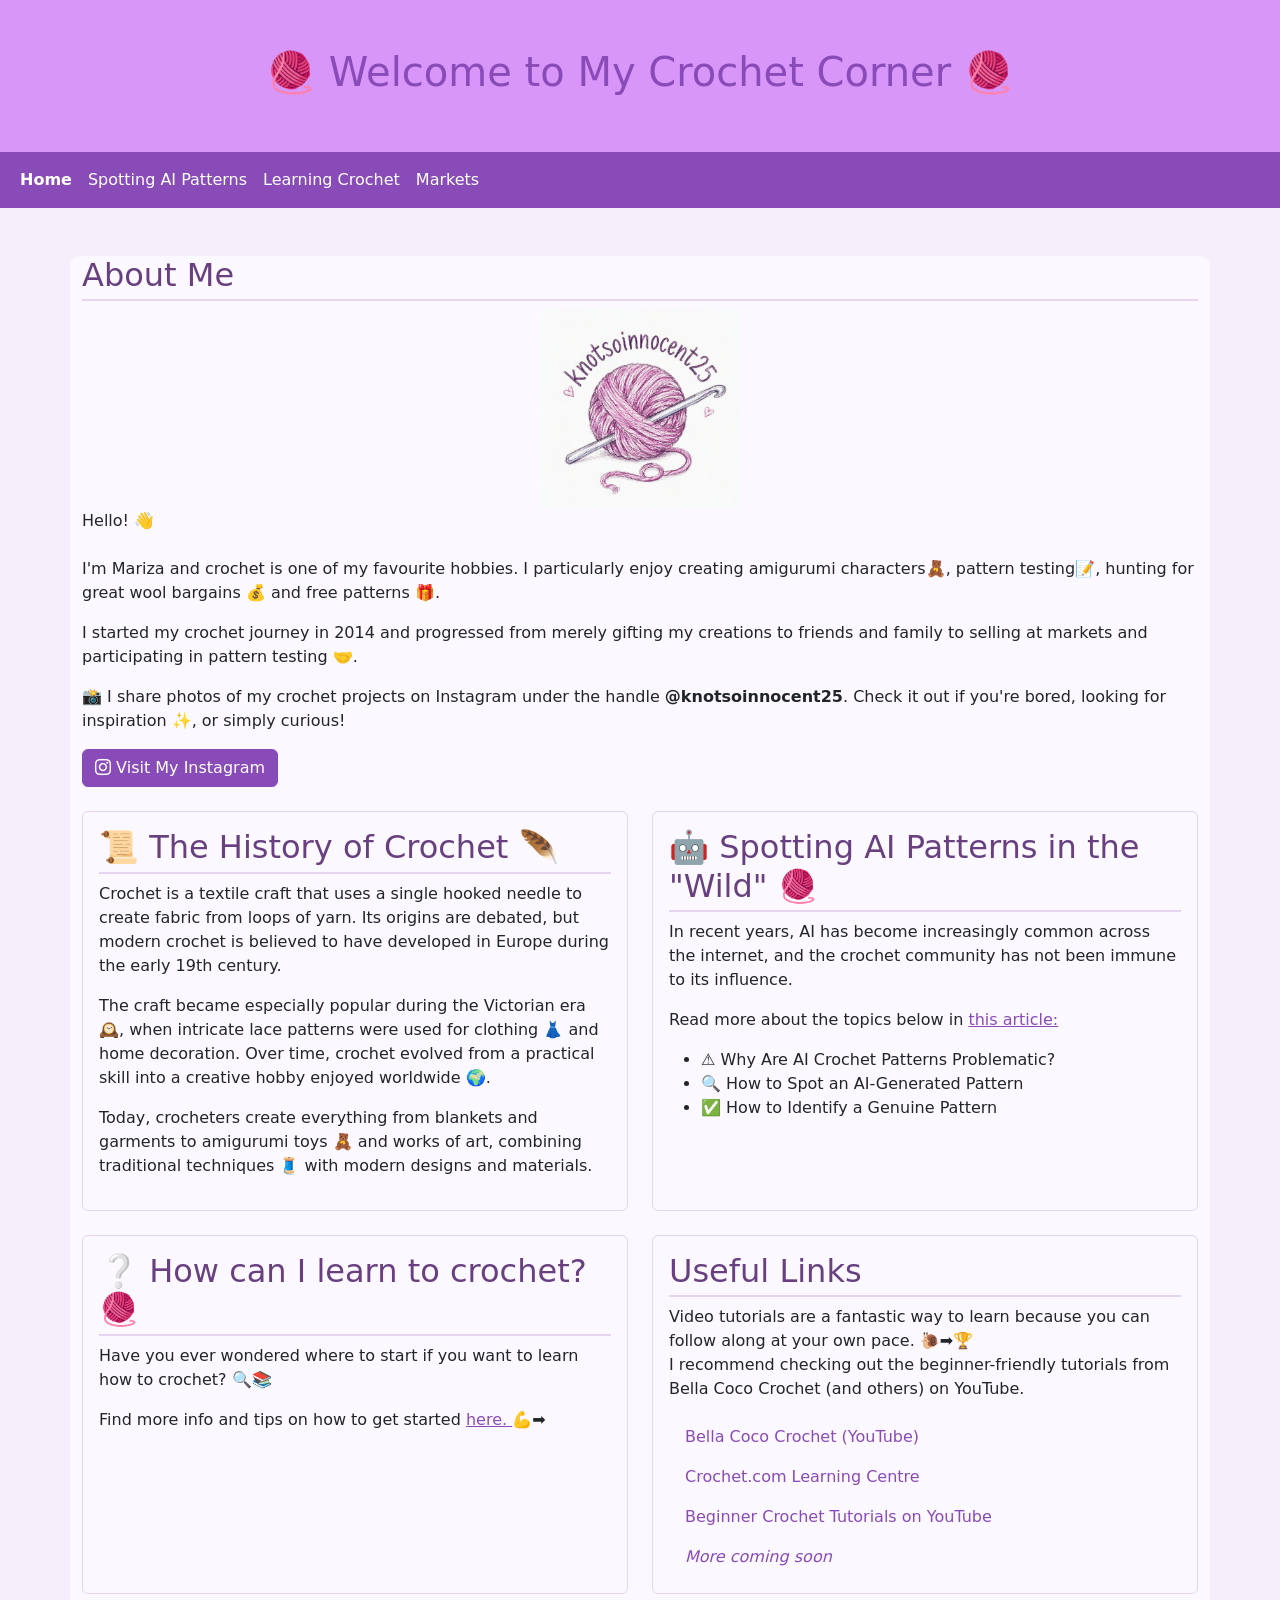
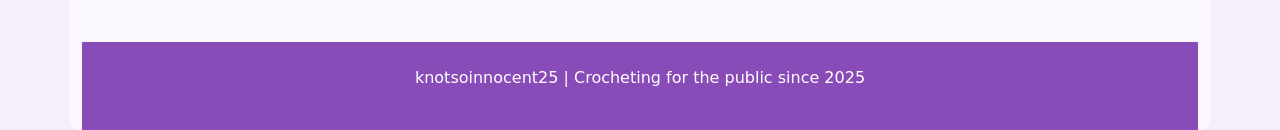
<file: index.html>
<!DOCTYPE html>
<html lang="en">
    <head>
        <title>Bootstrap Crochet Corner</title>
        <link rel="icon" type="image/x-icon" href="favicon.png">
        <meta charset="utf-8">
        <meta name="viewport" content="width=device-width, initial-scale=1">
        <link href="https://cdn.jsdelivr.net/npm/bootstrap@5.3.8/dist/css/bootstrap.min.css" rel="stylesheet">
        <link href="https://cdn.jsdelivr.net/npm/bootstrap-icons@1.11.3/font/bootstrap-icons.min.css" rel="stylesheet">
        <link rel="stylesheet" href="style.css">
        <script src="https://cdn.jsdelivr.net/npm/bootstrap@5.3.8/dist/js/bootstrap.bundle.min.js"></script>
        
    </head>

    <body>

        <header class="p-5 crochet-header text-center">

        <h1>🧶 Welcome to My Crochet Corner 🧶</h1> 

        </header>

        <nav class="navbar navbar-expand-sm crochet-navbar sticky-top">

            <div class="container-fluid">

                <button class="navbar-toggler"
                        type="button"
                        data-bs-toggle="collapse"
                        data-bs-target="#crochetNavbar"
                        aria-controls="crochetNavbar"
                        aria-expanded="false"
                        aria-label="Toggle navigation">
                    
                    <span class="navbar-toggler-icon"></span>
                    
                </button>

                <div class="collapse navbar-collapse" id="crochetNavbar">

                    <ul class="navbar-nav">
                        
                        <li class="nav-item">
                            <a class="nav-link active" 
                                aria-current="page"
                                href="index.html">
                                    Home
                            </a>
                        </li>

                        <li class="nav-item">
                            <a class="nav-link" 
                                href="ai-patterns.html">
                                    Spotting AI Patterns
                            </a>
                        </li>

                        <li class="nav-item">
                            <a class="nav-link" 
                                href="learn-crochet.html">
                                    Learning Crochet
                            </a>
                        </li>

                        <li class="nav-item">
                            <a class="nav-link" 
                                href="markets.html">
                                    Markets 
                            </a>
                        </li>
                    
                    </ul>
            </div>
        </nav>

        <div class="container mt-5">

            <div class="row">

                <div class="col-12">
        
                    <h2>About Me</h2>

                    <img class="img-fluid d-block mx-auto"
                         src="profile.JPG"
                         alt="A ball of wool with a crochet hook and knotsoinnocent25 arched above"
                         width="200"
                         height="300">
                    
                    <p>
                        Hello! 👋 
                        <br>
                        <br>
                        I'm Mariza and crochet is one of my favourite hobbies.
                        I particularly enjoy creating amigurumi characters🧸, pattern testing📝,
                        hunting for great wool bargains 💰 and free patterns 🎁.
                    </p>

                    <p>
                        I started my crochet journey in 2014 and progressed from merely gifting my creations to friends and family
                        to selling at markets and participating in pattern testing 🤝.
                    </p>

                    <p>
                        📸 I share photos of my crochet projects on Instagram under the handle <strong>@knotsoinnocent25</strong>.
                        Check it out if you're bored, looking for inspiration ✨, or simply curious!
                    </p>

                    <a href="https://www.instagram.com/knotsoinnocent25/"
                        class="btn btn-primary"
                        target="_blank"
                        rel="noopener noreferrer">
                        <i class="bi bi-instagram"></i>
                            Visit My Instagram
                        <span class="visually-hidden">(opens in a new tab)</span>
                    </a>

                </div>

            </div>

            <div class="row mt-4">

                <div class="col-md-6">
                    <div class="card h-100">
                        <div class="card-body">

                            <h2> 📜 The History of Crochet 🪶 </h2>

                            <p>
                                Crochet is a textile craft that uses a single hooked needle to create fabric from loops of yarn. 
                                Its origins are debated, but modern crochet is believed to have developed in Europe during the early 19th century.
                            </p>

                            <p>
                                The craft became especially popular during the Victorian era 🕰️, 
                                when intricate lace patterns were used for clothing 👗 and home decoration. 
                                Over time, crochet evolved from a practical skill into a creative hobby enjoyed worldwide 🌍.
                            </p>

                            <p>
                                Today, crocheters create everything from blankets and garments 
                                to amigurumi toys 🧸 and works of art, 
                                combining traditional techniques 🧵 with modern designs and materials.
                            </p>

                        </div>
                    </div>
                </div>

                <div class="col-md-6">
                    <div class="card h-100">
                        <div class="card-body">

                            <h2>🤖 Spotting AI Patterns in the "Wild" 🧶</h2>

                            <p>
                                In recent years, AI has become increasingly common across the internet, 
                                and the crochet community has not been immune to its influence. 
                            </p>

                            <p>
                                Read more about the topics below in 
                                    <a href="ai-patterns.html">
                                        this article:
                                    </a>
                            </p>

                            <ul>
                                <li>⚠️ Why Are AI Crochet Patterns Problematic?</li>

                                <li> 🔍 How to Spot an AI-Generated Pattern </li>

                                <li> ✅ How to Identify a Genuine Pattern </li>
                            </ul>
                            
                        </div>
                    </div>

                </div>
            
            </div>

            <div class="row mt-4">

                <div class="col-md-6">
                    <div class="card h-100">
                        <div class="card-body">

                            <h2> ❔ How can I learn to crochet? 🧶 </h2>

                            <p>
                                Have you ever wondered where to start if you want to learn how to crochet? 🔍📚
                            </p>

                            <p>
                                Find more info and tips on how to get started 
                                    <a href="learn-crochet.html">
                                        here.
                                    </a>
                                    💪➡️
                            </p>
                        </div>
                    </div>

                </div>

                <div class="col-md-6">
                    <div class="card h-100">
                        <div class="card-body">

                            <h2>Useful Links</h2>

                            <p>Video tutorials are a fantastic way to learn because you can follow along at your own pace.  🐌➡️🏆<br>
                                I recommend checking out the beginner-friendly tutorials from Bella Coco Crochet (and others) on YouTube.
                            </p>

                            <ul class="nav nav-pills flex-column">

                                <li class="nav-item">
                                    <a class="nav-link"
                                        href="https://www.youtube.com/@bellacococrochet"
                                        target="_blank"
                                        rel="noopener noreferrer">
                                        Bella Coco Crochet (YouTube)
                                        <span class="visually-hidden">(opens in a new tab)</span>
                                        </a>
                                </li>

                                <li class="nav-item">
                                    <a class="nav-link"
                                        href="https://www.crochet.com/learning-center"
                                        target="_blank"
                                        rel="noopener noreferrer">
                                        Crochet.com Learning Centre
                                        <span class="visually-hidden">(opens in a new tab)</span>
                                    </a>
                                </li>

                                <li class="nav-item">
                                    <a class="nav-link" 
                                        href="https://www.youtube.com/results?search_query=beginner+crochet+tutorial"
                                        target="_blank"
                                        rel="noopener noreferrer">
                                        Beginner Crochet Tutorials on YouTube
                                        <span class="visually-hidden">(opens in a new tab)</span>
                                    </a>
                                </li>

                                <li class="nav-item">
                                    <a class="nav-link disabled" href="#">
                                        <i>More coming soon</i>
                                    </a>
                                </li>

                            </ul>
                        </div>
                    </div>
                </div>

            </div>


        <div class="mt-5 p-4 crochet-footer text-center">
            <p>knotsoinnocent25 | Crocheting for the public since 2025</p>
        </div>

        <script 
            src="bs-to-top.js">
        </script>

    </body>
</html>
</file>
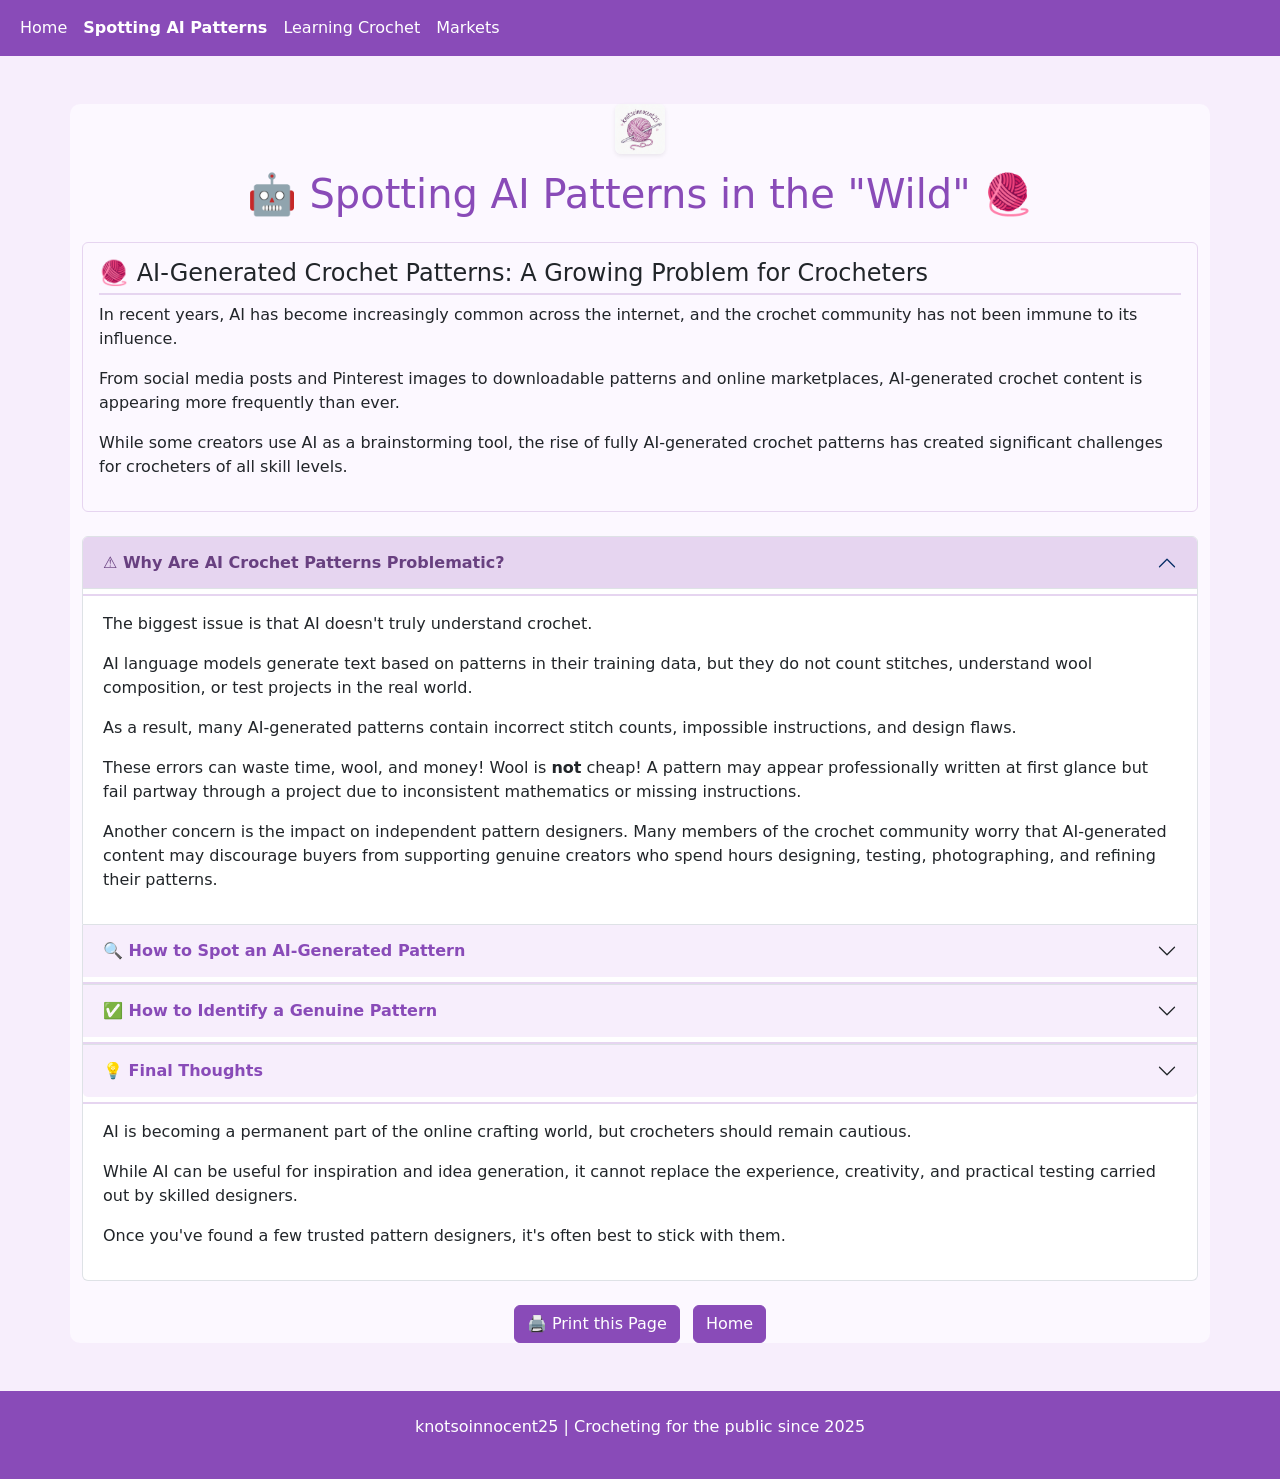
<file: ai-patterns.html>
<!DOCTYPE html>
<html lang="en">

    <head>
        <title>Spotting AI Patterns | My Crochet Corner</title>

        <link rel="icon" type="image/x-icon" href="favicon.png">
        <meta charset="utf-8">
        <meta name="viewport" content="width=device-width, initial-scale=1">

        <link href="https://cdn.jsdelivr.net/npm/bootstrap@5.3.8/dist/css/bootstrap.min.css" rel="stylesheet">
        <link href="https://cdn.jsdelivr.net/npm/bootstrap-icons@1.11.3/font/bootstrap-icons.min.css" rel="stylesheet">
        <link rel="stylesheet" href="style.css">

    </head>

    <body>

        <nav class="navbar navbar-expand-sm crochet-navbar sticky-top">

            <div class="container-fluid">

                <button class="navbar-toggler"
                        type="button"
                        data-bs-toggle="collapse"
                        data-bs-target="#crochetNavbar"
                        aria-controls="crochetNavbar"
                        aria-expanded="false"
                        aria-label="Toggle navigation">
                    
                    <span class="navbar-toggler-icon"></span>
                    
                </button>

                <div class="collapse navbar-collapse" id="crochetNavbar">

                    <ul class="navbar-nav">
                        
                        <li class="nav-item">
                            <a class="nav-link" 
                                href="index.html">
                                    Home
                            </a>
                        </li>

                        <li class="nav-item">
                            <a class="nav-link active" 
                                aria-current="page"
                                href="ai-patterns.html">
                                    Spotting AI Patterns
                            </a>
                        </li>

                        <li class="nav-item">
                            <a class="nav-link" 
                                href="learn-crochet.html">
                                    Learning Crochet
                            </a>
                        </li>

                        <li class="nav-item">
                            <a class="nav-link" 
                                href="markets.html">
                                    Markets 
                            </a>
                        </li>
                    
                    </ul>
            </div>
        </nav>

        <div class="container my-5">

            <div class="text-center mb-4">

                <img src="profile.JPG"
                    class="img-fluid rounded shadow-sm mb-3"
                    alt="Crochet Corner logo"
                    width="50">

                <h1>
                    🤖 Spotting AI Patterns in the "Wild" 🧶
                </h1>

            </div>

            <div class="card mb-4">

                <div class="card-body">

                    <h2 class="h4">
                        🧶 AI-Generated Crochet Patterns: A Growing Problem for Crocheters
                    </h2>

                    <p>
                        In recent years, AI has become increasingly common across the internet,
                        and the crochet community has not been immune to its influence.
                    </p>

                    <p>
                        From social media posts and Pinterest images to downloadable patterns and online marketplaces,
                        AI-generated crochet content is appearing more frequently than ever.
                    </p>

                    <p>
                        While some creators use AI as a brainstorming tool,
                        the rise of fully AI-generated crochet patterns has
                        created significant challenges for crocheters of all skill levels.
                    </p>

                </div>

            </div>          

            <div class="accordion" id="aiAccordion">

                <div class="accordion-item">

                    <h2 class="accordion-header" id="headingProblems">

                        <button
                            class="accordion-button"
                            type="button"
                            data-bs-toggle="collapse"
                            data-bs-target="#problems"
                            aria-expanded="true"
                            aria-controls="problems">

                            ⚠️ Why Are AI Crochet Patterns Problematic?

                        </button>
                    </h2>

                    <div
                        id="problems"
                        class="accordion-collapse collapse show"
                        data-bs-parent="#aiAccordion">

                            <div class="accordion-body">

                                <p>
                                    The biggest issue is that AI doesn't truly understand crochet.
                                </p>

                                <p>
                                    AI language models generate text based on patterns in their training data, 
                                    but they do not count stitches, understand wool composition, 
                                    or test projects in the real world.
                                </p>

                                <p>
                                    As a result, many AI-generated patterns contain incorrect stitch counts,
                                    impossible instructions, and design flaws.
                                </p>

                                <p>
                                    These errors can waste time, wool, and money! Wool is <b>not</b> cheap!  
                                    A pattern may appear professionally written at first glance but fail partway through a project
                                    due to inconsistent mathematics or missing instructions.
                                </p>

                                <p>
                                    Another concern is the impact on independent pattern designers. 
                                    Many members of the crochet community worry that AI-generated content may discourage buyers from supporting genuine creators 
                                    who spend hours designing, testing, photographing, and refining their patterns.
                                </p>

                            </div>

                    </div>

                </div>

                <div class="accordion-item">

                    <h2 class="accordion-header" id="headingSpotting">

                        <button
                            class="accordion-button collapsed"
                            type="button"
                            data-bs-toggle="collapse"
                            data-bs-target="#spotting"
                            aria-expanded="false"
                            aria-controls="spotting">

                            🔍 How to Spot an AI-Generated Pattern

                        </button>

                    </h2>

                    <div
                        id="spotting"
                        class="accordion-collapse collapse"
                        aria-labelledby="headingSpotting"
                        data-bs-parent="#aiAccordion">

                            <div class="accordion-body">

                                <p>
                                    Although AI-generated content is becoming increasingly convincing, 
                                    there are still some tell-tale signs to watch out for:
                                </p>

                                <ul class="list-group">

                                    <li class="list-group-item">
                                        ❌ Inconsistent stitch counts
                                    </li>

                                    <li class="list-group-item">
                                        ❌ Switching between UK and US crochet terminology
                                    </li>

                                    <li class="list-group-item">
                                        ❌ Finished dimensions that seem unrealistic for the stated wool and hook size
                                    </li>

                                    <li class="list-group-item">
                                        ❌ Repeats, increases, or decreases that do not add up mathematically
                                    </li>

                                    <li class="list-group-item">
                                        ❌ No evidence of testing
                                    </li>

                                    <li class="list-group-item">
                                        ❌ Accompanying images that show unusual or impossible stitch patterns
                                    </li>

                                    <li class="list-group-item">
                                        ❌ Perfect-looking photos with distorted details when viewed closely
                                    </li>

                                </ul>

                            </div>

                    </div>

                </div>

                <div class="accordion-item">

                    <h2 class="accordion-header" id="headingGenuine">

                        <button
                            class="accordion-button collapsed"
                            type="button"
                            data-bs-toggle="collapse"
                            data-bs-target="#genuine"
                            aria-expanded="false"
                            aria-controls="genuine">

                            ✅ How to Identify a Genuine Pattern

                        </button>

                    </h2>

                    <div
                        id="genuine"
                        class="accordion-collapse collapse"
                        aria-labelledby="headingGenuine"
                        data-bs-parent="#aiAccordion">

                        <div class="accordion-body">

                            <p>
                                Authentic crochet patterns are typically created and tested by experienced crocheters - like me! 😊 
                                Signs of a genuine pattern include:
                            </p>

                            <h4>Must Have</h4>

                            <ul class="list-group mb-3">

                                <li class="list-group-item">
                                    ✅ Designer information and contact details
                                </li>

                                <li class="list-group-item">
                                    ✅ Multiple photos of the finished item from different angles 
                                    (bonus points for photos from testers!)
                                </li>

                                <li class="list-group-item">
                                    ✅ Clear stitch counts throughout the pattern
                                </li>

                            </ul>

                            <h4>Nice to Have</h4>

                            <ul class="list-group">

                                <li class="list-group-item">
                                    ✅ Pattern tester acknowledgements
                                </li>

                                <li class="list-group-item">
                                    ✅ Positive customer reviews
                                </li>

                            </ul>

                        </div>

                    </div>

                </div>

                <div class="accordion-item">

                    <h2 class="accordion-header">

                        <button
                            class="accordion-button collapsed"
                            type="button"
                            data-bs-toggle="collapse"
                            data-bs-target="#thoughts">

                            💡 Final Thoughts

                        </button>

                    </h2>

                    <div
                        id="thoughts"
                        class="accordion-collapse collapse show"
                        data-bs-parent="#aiAccordion">

                        <div class="accordion-body">

                            <p>
                                AI is becoming a permanent part of the online crafting world, but crocheters should
                                remain cautious.
                            </p>

                            <p>
                                While AI can be useful for inspiration and idea generation, 
                                it cannot replace the experience, creativity, 
                                and practical testing carried out by skilled designers.
                            </p>

                            <p>
                                Once you've found a few trusted pattern designers, it's often best to stick with them.
                            </p>

                        </div>

                    </div>

                </div>
            
        </div>

            <div class="text-center mt-4">

                <button
                    type="button"
                    class="btn print-button me-2"
                    onclick="window.print()">

                    🖨️ Print this Page

                </button>

                <a href="index.html"
                    class="btn home-button">

                    Home

                </a>

            </div>                                                      

        </div>
    
        <div class="mt-5 p-4 crochet-footer text-center">
            <p>knotsoinnocent25 | Crocheting for the public since 2025</p>
        </div>

        <script src="bs-to-top.js"></script>
        <script src="https://cdn.jsdelivr.net/npm/bootstrap@5.3.8/dist/js/bootstrap.bundle.min.js"></script>
    
    </body>

</html>
</file>
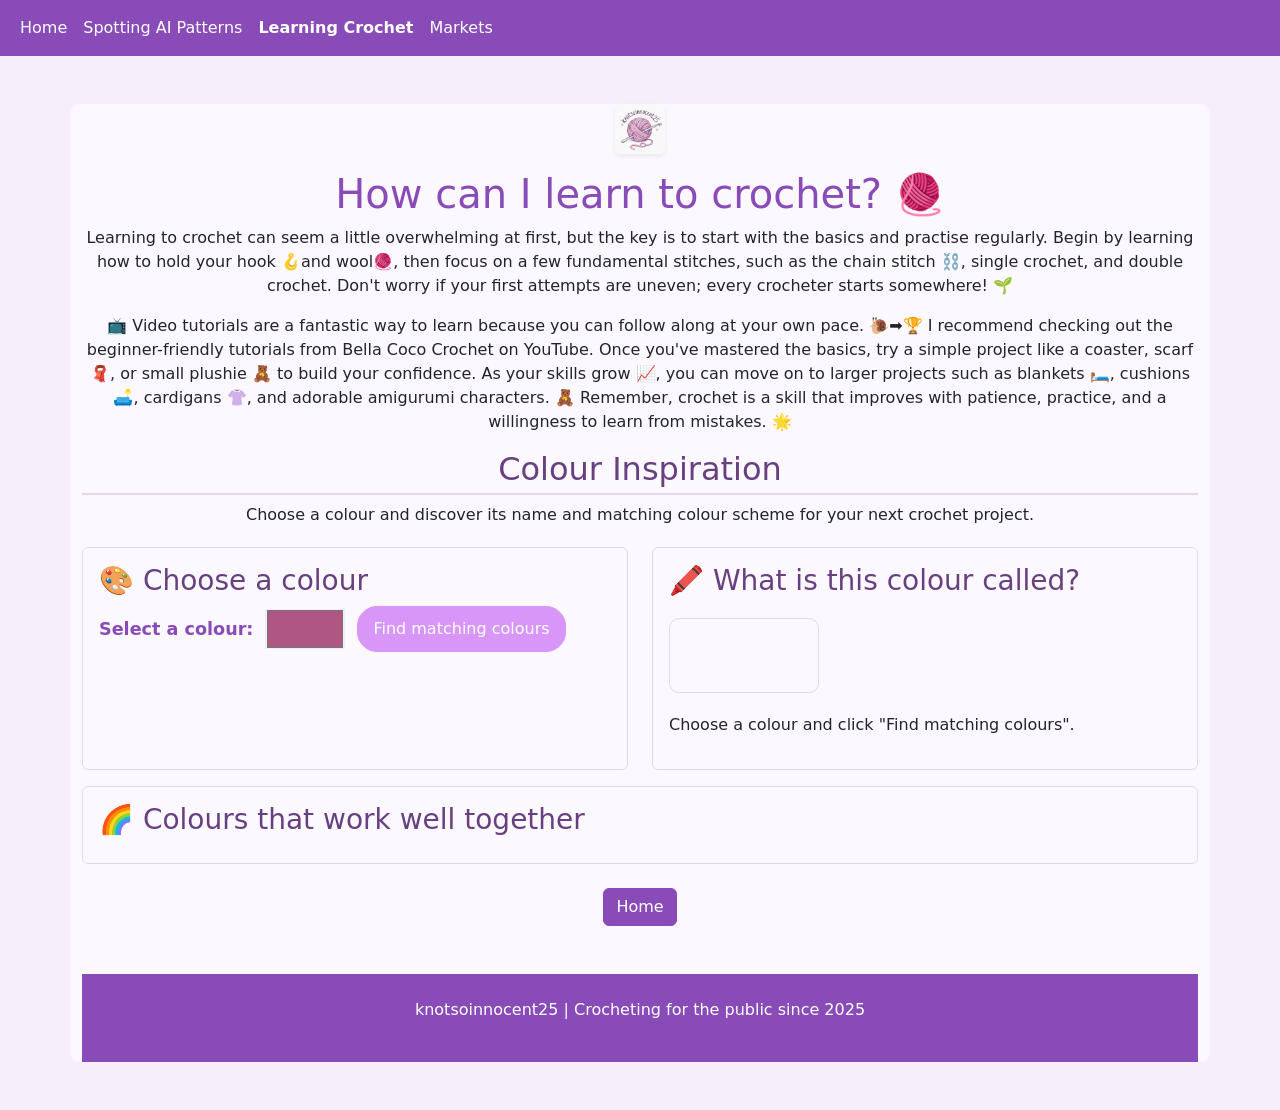
<file: learn-crochet.html>
<!DOCTYPE html>
<html lang="en">

    <head>
        <title>Learning Crochet | My Crochet Corner</title>

        <link rel="icon" type="image/x-icon" href="favicon.png">
        <meta charset="utf-8">
        <meta name="viewport" content="width=device-width, initial-scale=1">

        <link href="https://cdn.jsdelivr.net/npm/bootstrap@5.3.8/dist/css/bootstrap.min.css" rel="stylesheet">
        <link href="https://cdn.jsdelivr.net/npm/bootstrap-icons@1.11.3/font/bootstrap-icons.min.css" rel="stylesheet">
        <link rel="stylesheet" href="style.css">

    </head>

    <body>

        <nav class="navbar navbar-expand-sm crochet-navbar sticky-top">

            <div class="container-fluid">

                <button class="navbar-toggler"
                        type="button"
                        data-bs-toggle="collapse"
                        data-bs-target="#crochetNavbar"
                        aria-controls="crochetNavbar"
                        aria-expanded="false"
                        aria-label="Toggle navigation">
                    
                    <span class="navbar-toggler-icon"></span>
                    
                </button>

                <div class="collapse navbar-collapse" id="crochetNavbar">

                    <ul class="navbar-nav">
                        
                        <li class="nav-item">
                            <a class="nav-link" 
                                href="index.html">
                                    Home
                            </a>
                        </li>

                        <li class="nav-item">
                            <a class="nav-link" 
                                href="ai-patterns.html">
                                    Spotting AI Patterns
                            </a>
                        </li>

                        <li class="nav-item">
                            <a class="nav-link active" 
                                aria-current="page"
                                href="learn-crochet.html">
                                    Learning Crochet
                            </a>
                        </li>

                        <li class="nav-item">
                            <a class="nav-link" 
                                href="markets.html">
                                    Markets 
                            </a>
                        </li>
                    
                    </ul>
            </div>
        </nav> 

        <div class="container my-5">

            <div class="text-center mb-4">

                <img src="profile.JPG"
                    class="img-fluid rounded shadow-sm mb-3"
                    alt="Crochet Corner logo"
                    width="50">

                <h1>
                    How can I learn to crochet? 🧶
                </h1>

                <p>
                    Learning to crochet can seem a little overwhelming at first, but the key is to start with the basics and practise regularly. 
                    Begin by learning how to hold your hook 🪝and wool🧶, then focus on a few fundamental stitches, 
                    such as the chain stitch ⛓️, single crochet, and double crochet. 
                    Don't worry if your first attempts are uneven; every crocheter starts somewhere! 🌱
                </p>

                <p>
                    📺 Video tutorials are a fantastic way to learn because you can follow along at your own pace.  🐌➡️🏆
                    I recommend checking out the beginner-friendly tutorials from Bella Coco Crochet on YouTube. 
                    Once you've mastered the basics, try a simple project like a coaster, scarf 🧣, or small plushie 🧸 to build your confidence.
                    As your skills grow 📈, you can move on to larger projects such as blankets 🛏️, cushions 🛋️, cardigans 👚, and adorable amigurumi characters. 🧸 
                    Remember, crochet is a skill that improves with patience, practice, and a willingness to learn from mistakes. 🌟
                </p>

                <h2>Colour Inspiration</h2>

                <p>
                    Choose a colour and discover its name and matching colour scheme for your next crochet project.
                </p>

            
                <div class="colour-tool">

                    <div class="row g-4 align-items-stretch">

                        <div class="col-12 col-md-6">
                            <section class="colour-panel h-100 p-3 rounded">

                                <h3>🎨 Choose a colour</h3>

                                <div class="colour-picker-row">

                                    <label for="colour-picker">
                                        Select a colour:
                                    </label>

                                    <input
                                        type="color"
                                        id="colour-picker"
                                        value="#ae5784">

                                    <button
                                        id="colour-button"
                                        type="button">
                                        Find matching colours
                                    </button>

                                </div>

                            </section>
                        </div>

                        <div class="col-12 col-md-6">
                            <section class="colour-panel h-100 p-3 rounded">

                                <h3>🖍️ What is this colour called?</h3>

                                <div id="main-colour"
                                    role="img"
                                    aria-label="Selected colour preview">
                                </div>

                                <p id="colour-name">
                                    Choose a colour and click
                                    "Find matching colours".
                                </p>

                            </section>
                        </div>

                    </div>

                        <p 
                            id="colour-status"
                            class="mt-3"
                            role="status"
                            aria-live="polite">
                        </p>

                    <div id="colour-error"
                        class="alert alert-danger"
                        role="alert"
                        hidden>
                    </div>

                    <div class="row mt-3">

                        <div class="col-12">

                            <section class="colour-panel p-3 rounded">

                                <h3>🌈 Colours that work well together</h3>

                                <div id="palette"></div>

                            </section>

                        </div>

                    </div>

                </div>

                <script>
                    const colourPicker =
                        document.getElementById("colour-picker");

                    const colourButton =
                        document.getElementById("colour-button");

                    const mainColour =
                        document.getElementById("main-colour");

                    const colourName =
                        document.getElementById("colour-name");

                    const palette =
                        document.getElementById("palette");

                    const colourStatus =
                        document.getElementById("colour-status");

                    const colourError =
                        document.getElementById("colour-error");


                    colourButton.addEventListener("click", async function () {

                        const colour = colourPicker.value.replace("#", "");

                        colourStatus.textContent =
                            "Finding matching colours...";

                        colourError.textContent = "";
                        colourError.hidden = true;

                        colourButton.disabled = true;

                        colourName.textContent = "";
                        mainColour.style.backgroundColor = "transparent";
                        palette.replaceChildren();

                        try {

                            const nameResponse = await fetch(
                                `https://www.thecolorapi.com/id?hex=${colour}`
                            );

                            if (!nameResponse.ok) {
                                throw new Error(
                                    "The colour name could not be retrieved."
                                );
                            }

                            const nameData = await nameResponse.json();

                            mainColour.style.backgroundColor =
                                nameData.hex.value;

                            colourName.textContent =
                                nameData.name.value;


                            const paletteResponse = await fetch(
                                `https://www.thecolorapi.com/scheme?hex=${colour}&mode=analogic&count=4`
                            );

                            if (!paletteResponse.ok) {
                                throw new Error(
                                    "The matching colour palette could not be retrieved."
                                );
                            }

                            const paletteData = await paletteResponse.json();


                            paletteData.colors.forEach(function (colour) {

                                const colourCard =
                                    document.createElement("div");

                                colourCard.classList.add("colour-card");

                                const swatch =
                                    document.createElement("div");

                                swatch.classList.add("colour-swatch");

                                swatch.style.backgroundColor =
                                    colour.hex.value;

                                const label =
                                    document.createElement("p");

                                label.classList.add("colour-label");

                                label.textContent =
                                    `${colour.name.value} (${colour.hex.value})`;

                                colourCard.appendChild(swatch);
                                colourCard.appendChild(label);

                                palette.appendChild(colourCard);

                            });

                            colourStatus.textContent =
                                "Your colour name and matching palette are ready.";

                        } catch (error) {

                            console.error("Colour API error:", error);

                            colourError.textContent =
                                error.message ===
                                "The colour name could not be retrieved." ||
                                error.message ===
                                "The matching colour palette could not be retrieved."
                                    ? error.message
                                    : "Sorry, we couldn't retrieve the colour information. Please check your internet connection and try again.";

                            colourError.hidden = false;
                            colourStatus.textContent = "";

                        } finally {

                            colourButton.disabled = false;

                        }

                    });
                </script>
    
        <div class="text-center mt-4">

                <a href="index.html"
                    class="btn home-button">

                    Home

                </a>

            </div>                                                      

        </div>
    
        <div class="mt-5 p-4 crochet-footer text-center">
            <p>knotsoinnocent25 | Crocheting for the public since 2025</p>
        </div>

        <script src="bs-to-top.js"></script>
        <script src="https://cdn.jsdelivr.net/npm/bootstrap@5.3.8/dist/js/bootstrap.bundle.min.js"></script>


    </body>

</html>
</file>
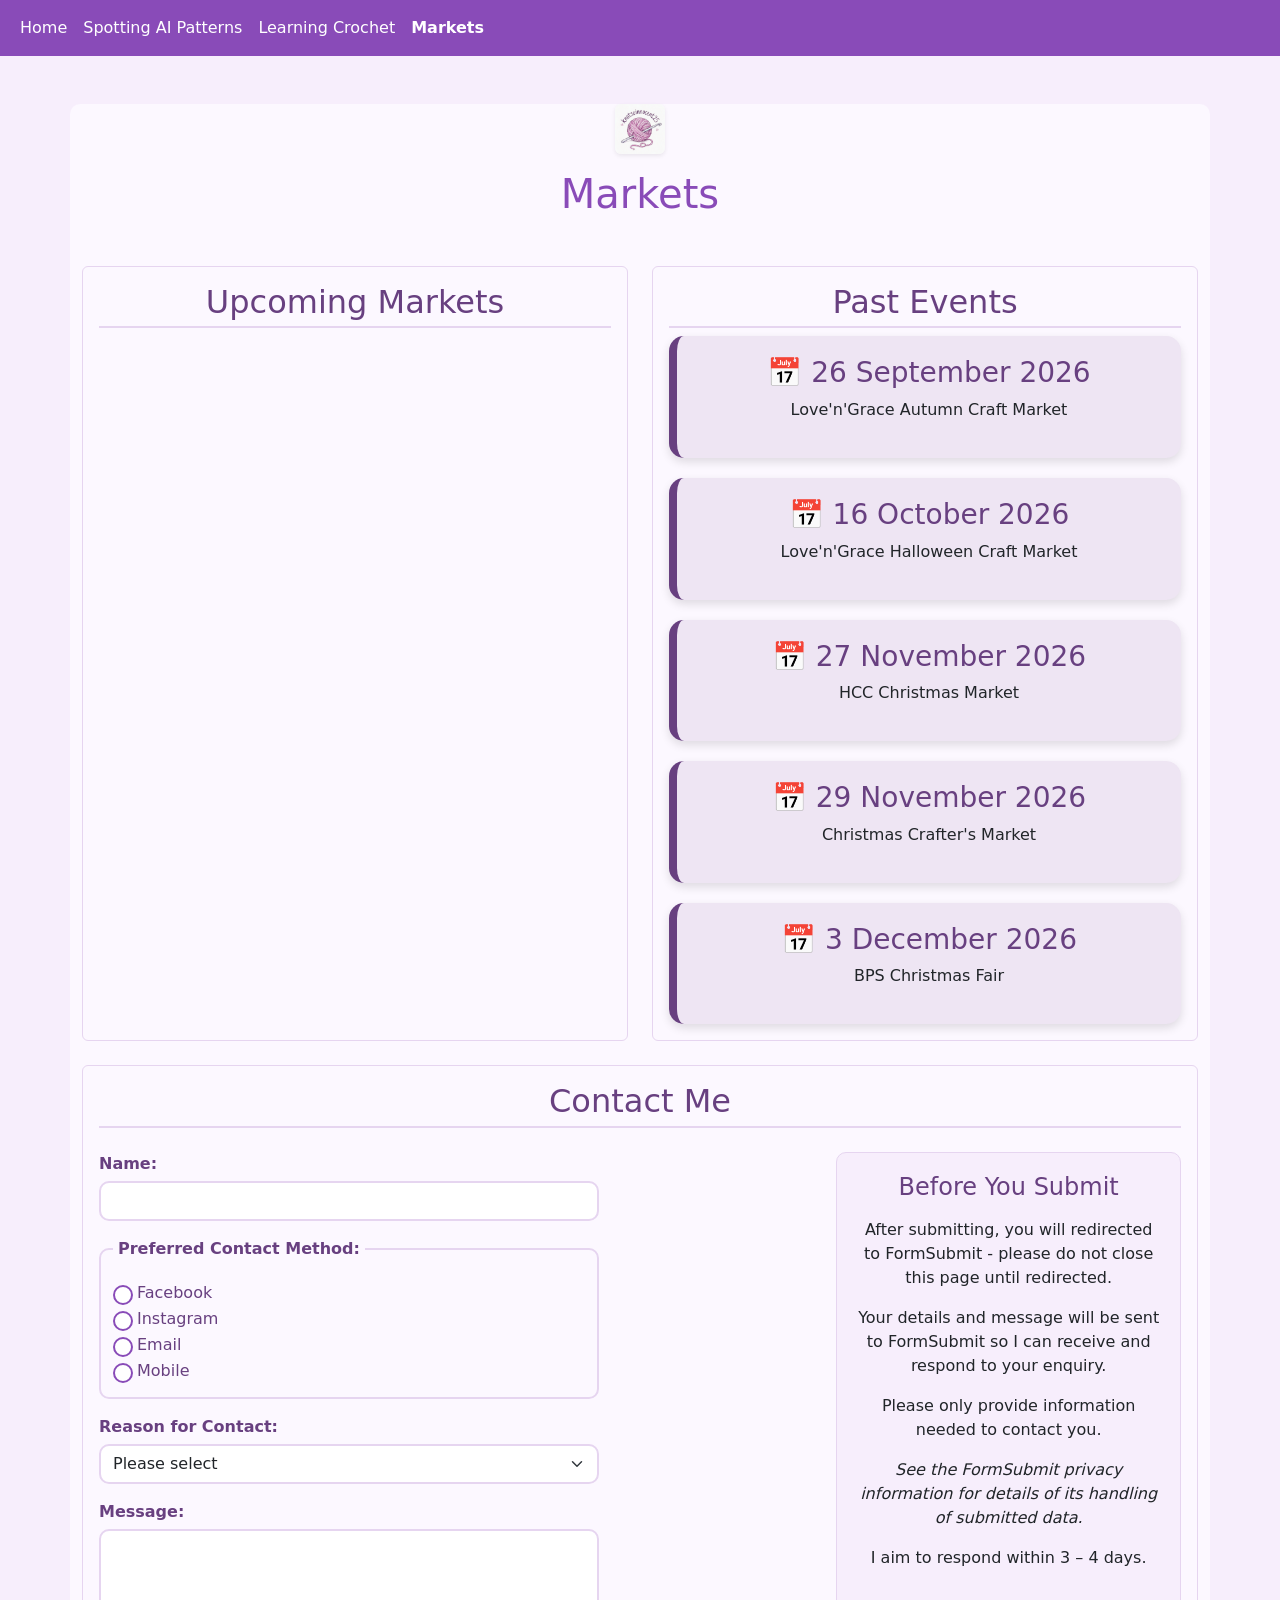
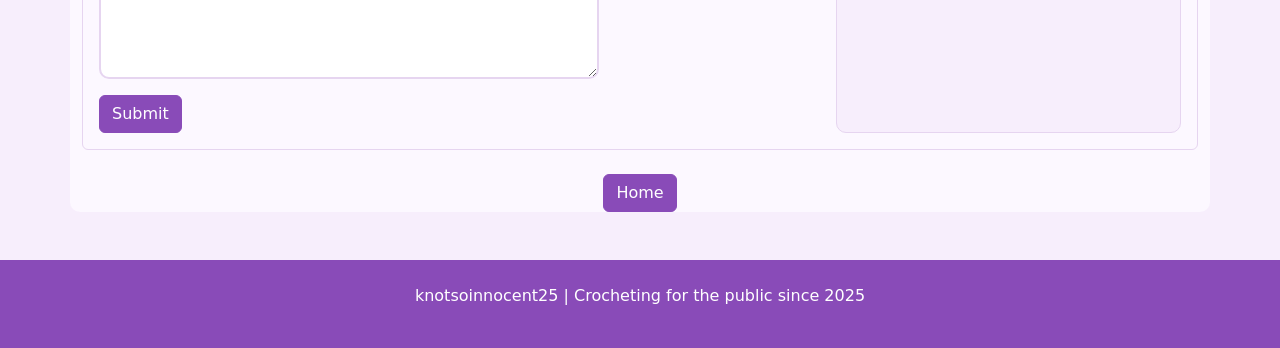
<file: markets.html>
<!DOCTYPE html>
<html lang="en">

    <head>
        <title>Upcoming Markets | My Crochet Corner</title>

        <link rel="icon" type="image/x-icon" href="favicon.png">
        <meta charset="utf-8">
        <meta name="viewport" content="width=device-width, initial-scale=1">

        <link href="https://cdn.jsdelivr.net/npm/bootstrap@5.3.8/dist/css/bootstrap.min.css" rel="stylesheet">
        <link href="https://cdn.jsdelivr.net/npm/bootstrap-icons@1.11.3/font/bootstrap-icons.min.css" rel="stylesheet">
        <link rel="stylesheet" href="style.css">

    </head>

    <body>

        <nav class="navbar navbar-expand-sm crochet-navbar sticky-top">

            <div class="container-fluid">

                <button class="navbar-toggler"
                        type="button"
                        data-bs-toggle="collapse"
                        data-bs-target="#crochetNavbar"
                        aria-controls="crochetNavbar"
                        aria-expanded="false"
                        aria-label="Toggle navigation">
                    
                    <span class="navbar-toggler-icon"></span>
                    
                </button>

                <div class="collapse navbar-collapse" id="crochetNavbar">

                    <ul class="navbar-nav">
                        
                        <li class="nav-item">
                            <a class="nav-link" 
                                href="index.html">
                                    Home
                            </a>
                        </li>

                        <li class="nav-item">
                            <a class="nav-link" 
                                href="ai-patterns.html">
                                    Spotting AI Patterns
                            </a>
                        </li>

                        <li class="nav-item">
                            <a class="nav-link" 
                                href="learn-crochet.html">
                                    Learning Crochet
                            </a>
                        </li>

                        <li class="nav-item">
                            <a class="nav-link active" 
                                aria-current="page"
                                href="markets.html">
                                    Markets 
                            </a>
                        </li>
                    
                    </ul>
            </div>
        </nav>

        <div class="container my-5">

            <div class="text-center mb-4">

                <img src="profile.JPG"
                    class="img-fluid rounded shadow-sm mb-3"
                    alt="Crochet Corner logo"
                    width="50">

                <h1>
                    Markets
                </h1>

                <div id="all-markets" style="display:none;">

                    <div class="market-card" data-date="2026-09-26">
                        <h3>📅 26 September 2026</h3>
                        <p>Love'n'Grace Autumn Craft Market</p>
                    </div>

                    <div class="market-card" data-date="2026-10-16">
                        <h3>📅 16 October 2026</h3>
                        <p>Love'n'Grace Halloween Craft Market</p>
                    </div>

                    <div class="market-card" data-date="2026-11-27">
                        <h3>📅 27 November 2026</h3>
                        <p>HCC Christmas Market</p>
                    </div>

                    <div class="market-card" data-date="2026-11-29">
                        <h3>📅 29 November 2026</h3>
                        <p>Christmas Crafter's Market</p>
                    </div>

                    <div class="market-card" data-date="2026-12-03">
                        <h3>📅 3 December 2026</h3>
                        <p>BPS Christmas Fair</p>
                    </div>

                </div>

                <div class="row mt-4 g-4">

                    <div class="col-12 col-md-6">
                        <div class="card h-100">
                            <div class="card-body">

                                <h2>Upcoming Markets</h2>

                                <div id="upcoming-markets" class="markets-container">
                                </div>
                            </div>
                        </div>
                    </div>

                    <div class="col-12 col-md-6">
                        <div class="card h-100">
                            <div class="card-body">

                                <h2>Past Events</h2>

                                <div id="past-markets" class="markets-container">
                                </div>
                            </div>
                        </div>
                    </div>

                </div>

                <div class="row mt-4">
                    <div class="col-12">

                        <div class="card">
                            <div class="card-body">

                                <h2 class="text-center mb-4">
                                    Contact Me
                                </h2>

                                <div class="row g-4">

                                    <div class="col-12 col-lg-8">

                                        <form
                                            id="contact-form" 
                                            autocomplete="on"
                                            class="text-start"
                                            action="https://formsubmit.co/b08ffaeae39a062aa14f3d0bedd4bf15"
                                            method="POST">

                                            <input type="hidden" 
                                                name="_next"
                                                value="https://mariza-w.github.io/BootstrapApp2/markets.html">

                                            <div class="mb-3">

                                                <label for="name" class="form-label">
                                                    Name:
                                                </label>

                                                <input
                                                    type="text"
                                                    class="form-control"
                                                    id="name"
                                                    name="Name"
                                                    minlength="2"
                                                    required>

                                            </div>

                                            <fieldset class="mb-3">

                                                <legend>
                                                    Preferred Contact Method:
                                                </legend>

                                                <div class="form-check">

                                                    <input
                                                        class="form-check-input"
                                                        type="radio"
                                                        name="contact_method"
                                                        id="facebook-radio"
                                                        value="Facebook"
                                                        required>

                                                    <label
                                                        class="form-check-label"
                                                        for="facebook-radio">

                                                        Facebook

                                                    </label>

                                                </div>

                                                <div class="form-check">

                                                    <input
                                                        class="form-check-input"
                                                        type="radio"
                                                        name="contact_method"
                                                        id="instagram-radio"
                                                        value="Instagram">

                                                    <label
                                                        class="form-check-label"
                                                        for="instagram-radio">

                                                        Instagram

                                                    </label>

                                                </div>

                                                <div class="form-check">

                                                    <input
                                                        class="form-check-input"
                                                        type="radio"
                                                        name="contact_method"
                                                        id="email-radio"
                                                        value="Email">

                                                    <label
                                                        class="form-check-label"
                                                        for="email-radio">

                                                        Email

                                                    </label>

                                                </div>

                                                <div class="form-check">

                                                    <input
                                                        class="form-check-input"
                                                        type="radio"
                                                        name="contact_method"
                                                        id="text-radio"
                                                        value="Mobile">

                                                    <label
                                                        class="form-check-label"
                                                        for="text-radio">

                                                        Mobile

                                                    </label>

                                                </div>

                                            </fieldset>

                                            <div class="facebook-field contact-field d-none mb-3">

                                                <label for="facebook-name"
                                                    class="form-label">

                                                    Facebook Name

                                                </label>

                                                <input
                                                    type="text"
                                                    class="form-control"
                                                    id="facebook-name"
                                                    name="Facebook Name"
                                                    placeholder="Facebook Name">

                                            </div>

                                            <div class="instagram-field contact-field d-none mb-3">

                                                <label for="instagram"
                                                    class="form-label">

                                                    Instagram

                                                </label>

                                                <input
                                                    type="text"
                                                    class="form-control"
                                                    id="instagram"
                                                    name="Instagram Handle"
                                                    placeholder="@username">

                                            </div>

                                            <div class="email-field contact-field d-none mb-3">

                                                <label for="email-address"
                                                    class="form-label">

                                                    Email

                                                </label>

                                                <input
                                                    type="email"
                                                    class="form-control"
                                                    id="email-address"
                                                    name="Email"
                                                    placeholder="name@example.com">

                                            </div>

                                            <div class="phone-field contact-field d-none mb-3">

                                                <label for="phone"
                                                    class="form-label">

                                                    Mobile

                                                </label>

                                                <input
                                                    type="tel"
                                                    class="form-control"
                                                    id="phone"
                                                    name="Mobile"
                                                    placeholder="07123456789">

                                            </div>

                                            <div class="mb-3">

                                                <label
                                                    for="contact-reason"
                                                    class="form-label">

                                                    Reason for Contact:

                                                </label>

                                                <select
                                                    class="form-select"
                                                    id="contact-reason"
                                                    name="Contact Reason"
                                                    required>

                                                    <option value="">
                                                        Please select
                                                    </option>

                                                    <option value="comments">
                                                        Comments
                                                    </option>

                                                    <option value="question">
                                                        Ask a Question
                                                    </option>

                                                    <option value="commission">
                                                        Commission Request
                                                    </option>

                                                </select>

                                            </div>

                                            <div class="mb-3">

                                                <label
                                                    for="message"
                                                    class="form-label">

                                                    Message:

                                                </label>

                                                <textarea
                                                    class="form-control"
                                                    id="message"
                                                    name="Message"
                                                    rows="5"
                                                    minlength="10"
                                                    required>
                                                </textarea>

                                            </div>

                                            <button
                                                type="submit"
                                                class="btn btn-primary">

                                                Submit

                                            </button>

                                        </form>

                                    </div>

                                    <div class="col-12 col-lg-4">

                                        <div class="contact-information">

                                            <h4>Before You Submit</h4>

                                            <p>
                                                After submitting, you will redirected to FormSubmit - please do not close this page until redirected.
                                            </p>

                                            <p>
                                                Your details and message will be sent to FormSubmit so I can receive and respond to your enquiry.
                                            </p>

                                            <p>
                                                Please only provide information needed to contact you.<br>
                                            </p>
                                            
                                            <p>                                         
                                                <i>See the FormSubmit privacy information for details of its handling of submitted data.</i>
                                            </p>

                                            <p>
                                               I aim to respond within 3 – 4 days.
                                            </p>
                                        </div>

                                    </div>

                                </div>

                            </div>
                        </div>

                    </div>
                </div>



        </div>

        <script>

            document.addEventListener("DOMContentLoaded", function() {

                const today = new Date();

                // Ignore time when comparing dates
                today.setHours(0, 0, 0, 0);

                const cards = document.querySelectorAll("#all-markets .market-card");

                const upcomingContainer =
                    document.getElementById("upcoming-markets");

                const pastContainer =
                    document.getElementById("past-markets");

                cards.forEach(card => {

                    const eventDate =
                        new Date(card.dataset.date);

                    if (eventDate < today) {
                        card.classList.add("past-market");
                        pastContainer.appendChild(card);
                    } else {
                        upcomingContainer.appendChild(card);
                    }

                });

            });

        </script>

        <script>
            document.addEventListener("DOMContentLoaded", function () {

                const radios =
                    document.querySelectorAll('input[name="contact_method"]');

                const fields = {
                    "facebook-radio":
                        document.querySelector(".facebook-field"),

                    "instagram-radio":
                        document.querySelector(".instagram-field"),

                    "email-radio":
                        document.querySelector(".email-field"),

                    "text-radio":
                        document.querySelector(".phone-field")
                };

                const inputs = {
                    "facebook-radio":
                        document.getElementById("facebook-name"),

                    "instagram-radio":
                        document.getElementById("instagram"),

                    "email-radio":
                        document.getElementById("email-address"),

                    "text-radio":
                        document.getElementById("phone")
                };

                function hideAllFields() {

                    Object.values(fields).forEach(field => {

                        field.classList.add("d-none");

                    });

                    Object.values(inputs).forEach(input => {

                        input.required = false;

                    });

                }

                function showSelectedField(selectedId) {

                    hideAllFields();

                    fields[selectedId].classList.remove("d-none");

                    inputs[selectedId].required = true;

                }

                radios.forEach(radio => {

                    radio.addEventListener("change", function () {

                        showSelectedField(this.id);

                    });

                });

                hideAllFields();

            });
        </script>



        <div class="text-center mt-4">

                <a href="index.html"
                    class="btn home-button">

                    Home

                </a>

            </div>                                                      

        </div>
    
        <div class="mt-5 p-4 crochet-footer text-center">
            <p>knotsoinnocent25 | Crocheting for the public since 2025</p>
        </div>

        <script src="bs-to-top.js"></script>
        <script src="https://cdn.jsdelivr.net/npm/bootstrap@5.3.8/dist/js/bootstrap.bundle.min.js"></script>

    </body>

</html>
</file>
<file: style.css>
/* =========================================
   MY CROCHET CORNER — SITE STYLES
   ========================================= */

/* 1. Site branding */
:root {
    --crochet-purple: #894bb8;
    --crochet-purple-dark: #684080;
    --crochet-pink: #d796f8;
    --crochet-background: #f7eefc;
    --crochet-card: #fcf8ff;
    --crochet-border: #e6d5f0;
    --crochet-past: #eee5f3;
    --crochet-white: #ffffff;
    --crochet-focus: rgba(137, 75, 184, 0.4);
}

/* 2. General page styling */
body {
    background-color: var(--crochet-background);
}

.container {
    background-color: var(--crochet-card);
    border-radius: 10px;
}

/* Headings */
h1,
h2,
h3,
h4 {
    color: var(--crochet-purple-dark);
}

h1 {
    color: var(--crochet-purple);
}

h2 {
    padding-bottom: 5px;
    border-bottom: 2px solid var(--crochet-border);
}

/* Links */
a {
    color: var(--crochet-purple);
}

a:hover {
    color: var(--crochet-pink);
}

/* 3. Header and navigation */
.crochet-header {
    background-color: var(--crochet-pink);
    color: var(--crochet-white);
}

.crochet-navbar {
    background-color: var(--crochet-purple);
    z-index: 1030;
}

.crochet-navbar .nav-link {
    color: var(--crochet-white);
}

.crochet-navbar .nav-link:hover,
.crochet-navbar .nav-link:focus {
    color: var(--crochet-background);
    text-decoration: underline;
}

.crochet-navbar .nav-link.active {
    color: var(--crochet-white);
    font-weight: bold;
}

.crochet-navbar .navbar-toggler {
    border-color: var(--crochet-white);
}

.crochet-navbar .navbar-toggler-icon {
    filter: brightness(0) invert(1);
}

/* Navigation pills */
.nav-pills .nav-link {
    color: var(--crochet-purple);
}

.nav-pills .nav-link:hover {
    background-color: var(--crochet-border);
}

.nav-pills .nav-link.active {
    background-color: var(--crochet-purple);
}

/* 4. Cards and lists */
.card {
    background-color: var(--crochet-card);
    border: 1px solid var(--crochet-border);
}

.list-group-item {
    background-color: var(--crochet-card);
}

/* 5. Footer */
.crochet-footer {
    background-color: var(--crochet-purple);
    color: var(--crochet-white);
}

/* 6. Shared button styling */
.home-button,
.print-button {
    background-color: var(--crochet-purple);
    border: 1px solid var(--crochet-purple);
    color: var(--crochet-white);
}

.home-button:hover,
.print-button:hover {
    background-color: var(--crochet-pink);
    border-color: var(--crochet-pink);
    color: var(--crochet-white);
}

.home-button:focus-visible,
.print-button:focus-visible {
    outline: 3px solid var(--crochet-focus);
    outline-offset: 3px;
}

/* Primary Bootstrap buttons */
.btn-primary {
    background-color: var(--crochet-purple);
    border-color: var(--crochet-purple);
}

.btn-primary:hover {
    background-color: var(--crochet-pink);
    border-color: var(--crochet-pink);
}

.btn-primary:focus-visible {
    box-shadow: 0 0 0 0.25rem var(--crochet-focus);
}

/* 7. Back-to-top button */
#backToTop {
    display: none;
    bottom: 20px;
    right: 20px;
    width: 60px;
    height: 60px;
    z-index: 1000;
    font-size: 1.5rem;
    box-shadow: 0 2px 8px rgba(0, 0, 0, 0.3);
}

#backToTop:focus-visible {
    outline: 3px solid var(--crochet-purple);
    outline-offset: 2px;
}

/* 8. Accordions */
.accordion-button {
    background-color: var(--crochet-background);
    color: var(--crochet-purple);
    font-weight: bold;
}

.accordion-button:not(.collapsed) {
    background-color: var(--crochet-border);
    color: var(--crochet-purple-dark);
}

.accordion-button:focus {
    box-shadow: 0 0 0 0.2rem var(--crochet-focus);
}

/* Show collapsed accordion content when printing */
@media print {
    .accordion-collapse.collapse {
        display: block !important;
        height: auto !important;
        visibility: visible !important;
    }

    button[onclick="window.print()"] {
        display: none !important;
    }
}

/* 9. Colour picker tool */
.colour-tool {
    margin-top: 20px;
    text-align: left;
}

.colour-panel {
    background-color: var(--crochet-card);
    border: 1px solid var(--crochet-border);
    border-radius: 10px;
}

.colour-picker-row {
    display: flex;
    align-items: center;
    flex-wrap: wrap;
    gap: 12px;
}

.colour-picker-row label {
    color: var(--crochet-purple);
    font-size: 1.1rem;
    font-weight: bold;
}

#colour-picker {
    width: 80px;
    height: 40px;
    border: none;
    cursor: pointer;
}

#colour-button {
    display: block;
    padding: 10px 15px;
    background-color: var(--crochet-pink);
    color: var(--crochet-white);
    border: 1px solid var(--crochet-pink);
    border-radius: 20px;
    cursor: pointer;
}

#colour-button:hover {
    background-color: var(--crochet-purple-dark);
    border-color: var(--crochet-purple-dark);
}

#colour-button:focus-visible {
    outline: 3px solid var(--crochet-purple);
    outline-offset: 3px;
}

#colour-button:disabled {
    opacity: 0.65;
    cursor: wait;
}

#main-colour {
    width: 150px;
    max-width: 100%;
    height: 75px;
    margin: 20px 0;
    border: 1px solid var(--crochet-border);
    border-radius: 10px;
}

#palette {
    display: flex;
    flex-wrap: wrap;
    gap: 15px;
    margin-top: 10px;
}

.colour-card {
    width: 90px;
    text-align: center;
    overflow-wrap: anywhere;
}

.colour-swatch {
    width: 75px;
    max-width: 100%;
    height: 75px;
    margin: 0 auto;
    border: 1px solid var(--crochet-border);
    border-radius: 10px;
}

.colour-label {
    margin-top: 5px;
    color: var(--crochet-purple);
    font-size: 0.85rem;
    font-weight: bold;
}

#colour-status {
    color: var(--crochet-purple-dark);
    font-weight: bold;
}

#colour-error {
    margin-top: 12px;
}

/* 10. Market cards */
.markets-container {
    display: flex;
    flex-direction: column;
    gap: 20px;
}

.market-card,
.past-market {
    padding: 20px;
    border-radius: 15px;
    box-shadow: 0 4px 10px rgba(0, 0, 0, 0.12);
}

.market-card {
    background-color: var(--crochet-card);
    border-left: 8px solid var(--crochet-pink);
}

.market-card h3 {
    margin-top: 0;
    color: var(--crochet-purple-dark);
}

.past-market {
    background-color: var(--crochet-past);
    border-left-color: var(--crochet-purple-dark);
}

/* 11. Contact form */
#contact-form .form-label {
    display: block;
    margin-bottom: 5px;
    color: var(--crochet-purple-dark);
    font-weight: bold;
}

/* Text, email, telephone, select and message fields */
#contact-form input[type="text"],
#contact-form input[type="email"],
#contact-form input[type="tel"],
#contact-form select,
#contact-form textarea {
    width: 100%;
    max-width: 500px;
    box-sizing: border-box;
    border: 2px solid var(--crochet-border);
    border-radius: 10px;
    font-size: 1rem;
}

/* Keep Bootstrap's form sizing, with a consistent brand border */
#contact-form .form-control,
#contact-form .form-select {
    border-color: var(--crochet-border);
}

#contact-form .form-control:focus,
#contact-form .form-select:focus {
    border-color: var(--crochet-pink);
    box-shadow: 0 0 0 0.2rem var(--crochet-focus);
}

/* Preferred contact method fieldset */
#contact-form fieldset {
    width: 100%;
    max-width: 500px;
    box-sizing: border-box;
    padding: 12px;
    margin-bottom: 1rem;
    border: 2px solid var(--crochet-border);
    border-radius: 10px;
}

#contact-form fieldset legend {
    float: none;
    width: auto;
    padding: 0 5px;
    margin-bottom: 0.5rem;
    color: var(--crochet-purple-dark);
    font-size: 1rem;
    font-weight: bold;
    line-height: inherit;
}

#contact-form fieldset label {
    display: inline;
    color: var(--crochet-purple-dark);
}

/* Radio buttons */
#contact-form .form-check-input {
    width: 1.25em;
    height: 1.25em;
    border: 2px solid var(--crochet-purple);
}

#contact-form .form-check-input:checked {
    background-color: var(--crochet-purple);
    border-color: var(--crochet-purple);
}

#contact-form .form-check-input:focus {
    border-color: var(--crochet-purple);
    box-shadow: 0 0 0 0.25rem var(--crochet-focus);
}

/* Conditional contact fields */
#contact-form .contact-field {
    margin-top: 15px;
}

/* Message box */
#contact-form textarea {
    min-height: 150px;
    resize: vertical;
}

/* Contact information panel */
.contact-information {
    height: 100%;
    padding: 1.25rem;
    border: 1px solid var(--crochet-border);
    border-radius: 10px;
    background-color: var(--crochet-background);
}

.contact-information h3,
.contact-information h4 {
    margin-bottom: 1rem;
}

/* 12. Responsive adjustments */
@media (max-width: 575.98px) {
    .colour-picker-row {
        align-items: flex-start;
    }

    #colour-button {
        width: 100%;
    }

    #palette {
        gap: 12px;
    }
}
</file>
